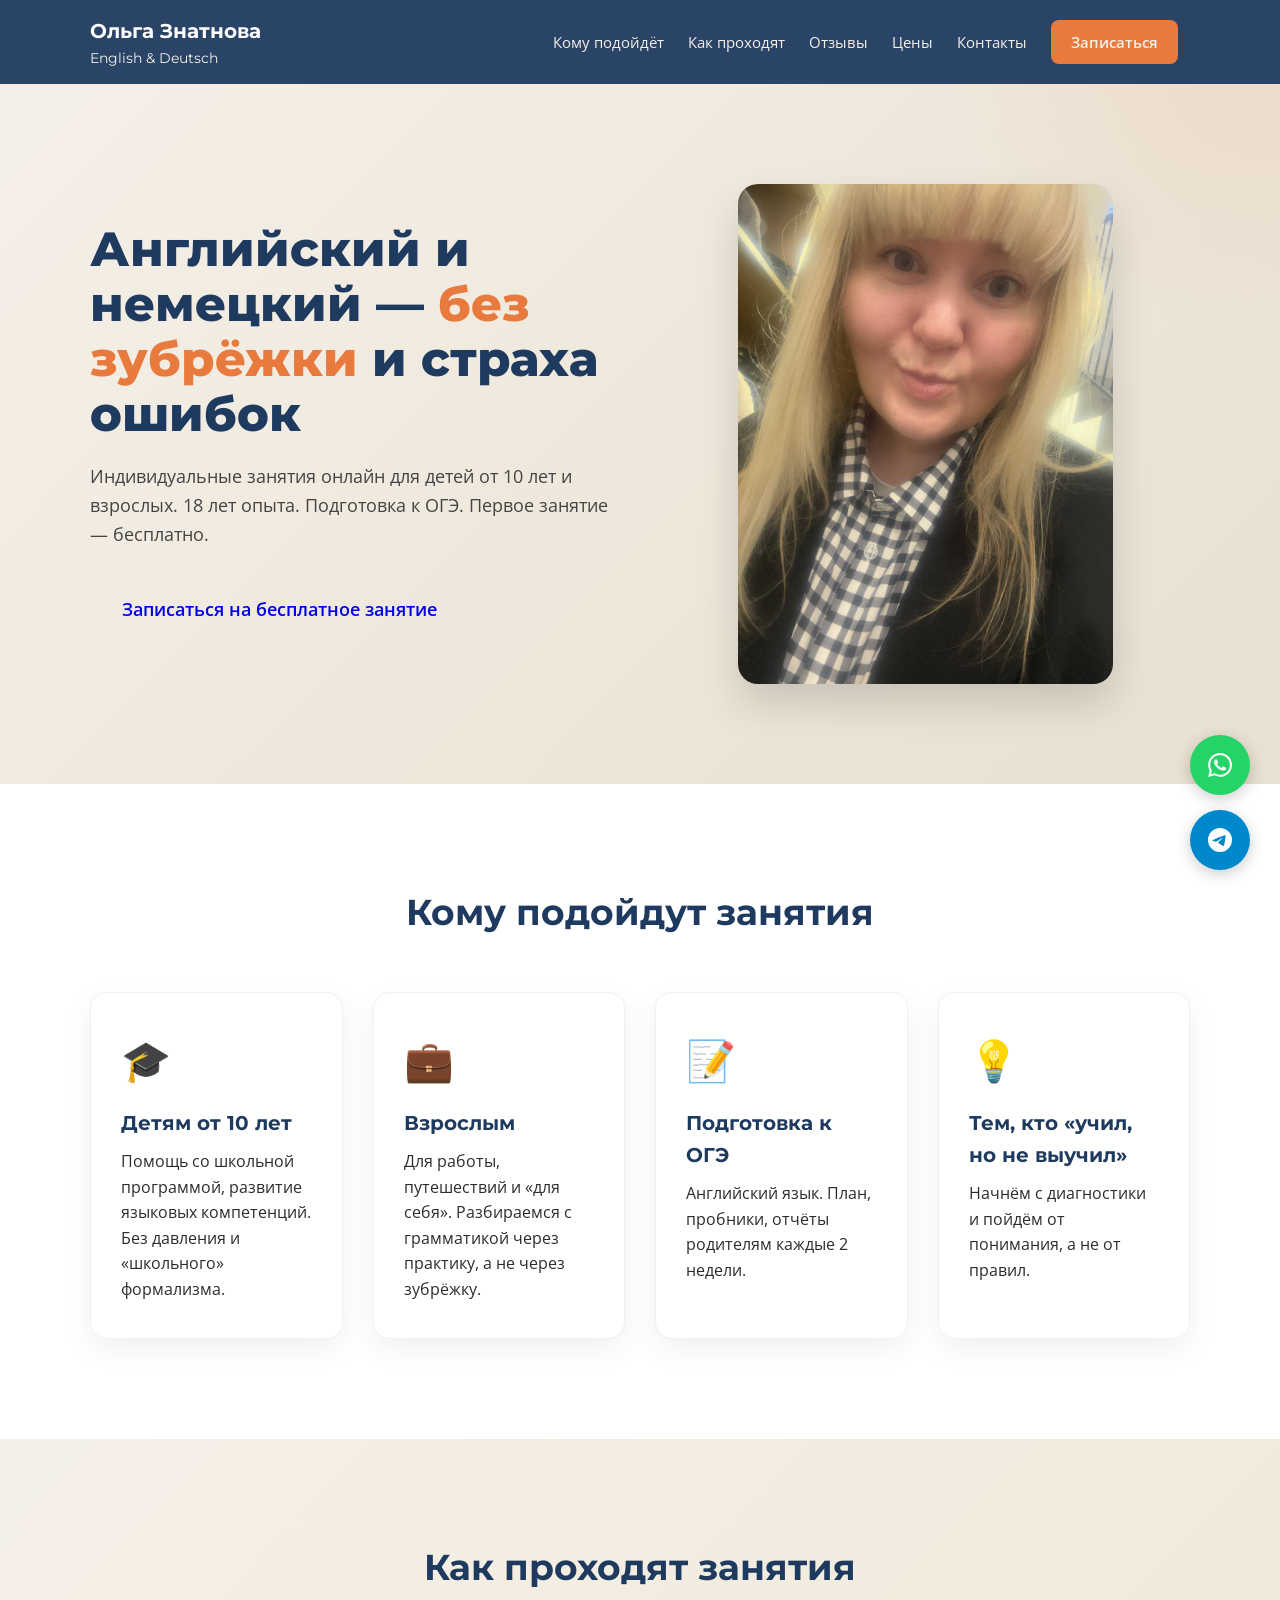
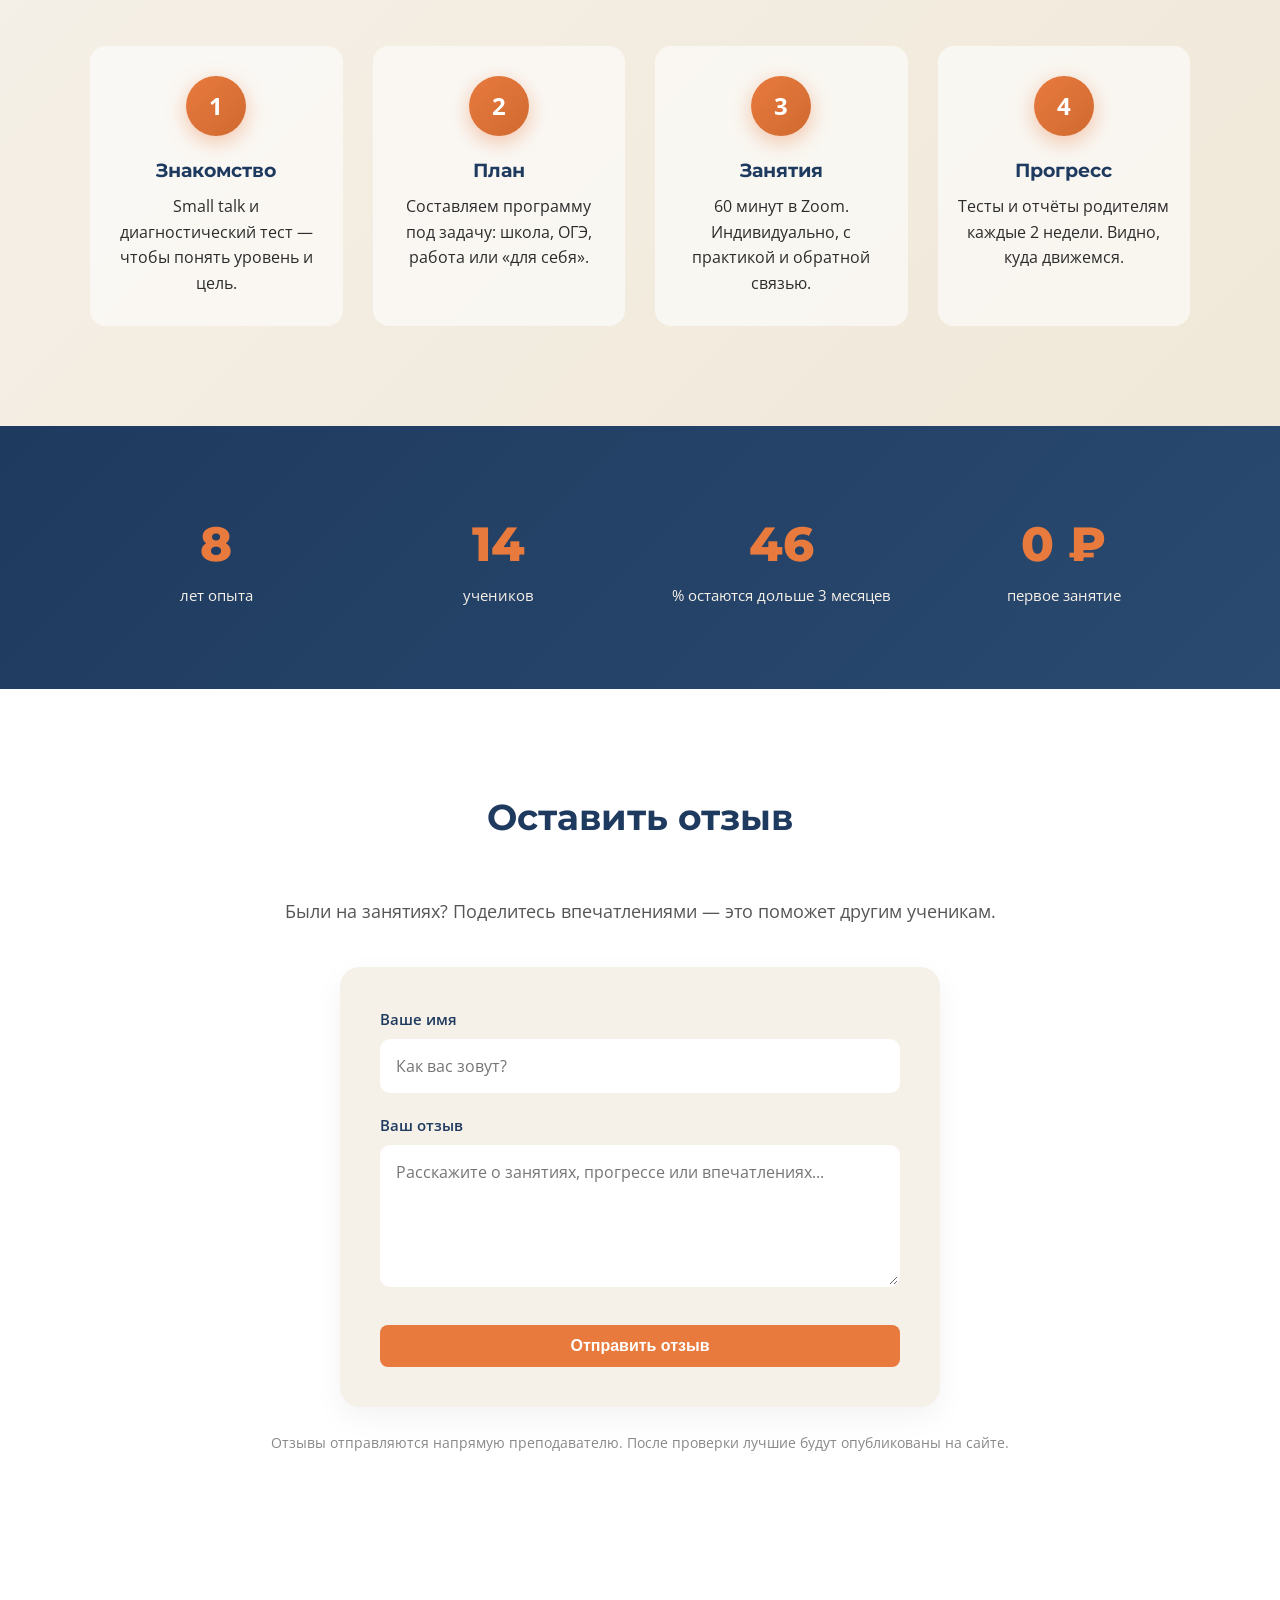
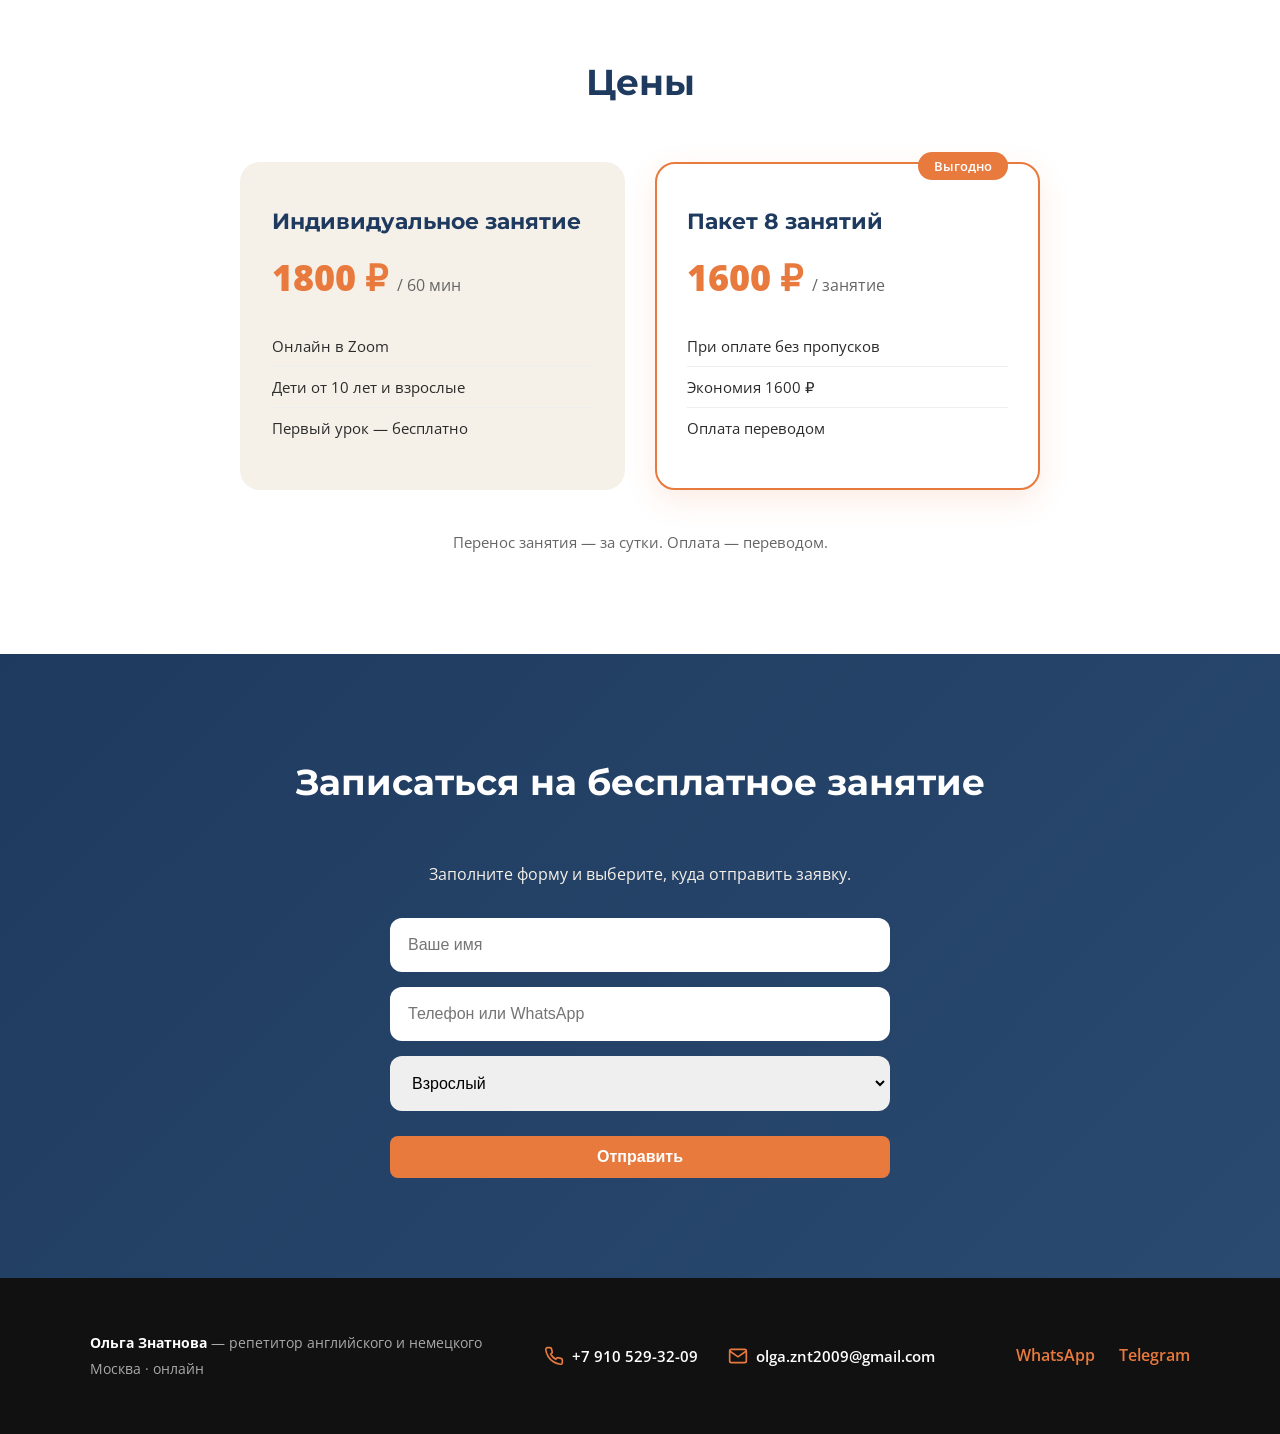
<file: index.html>
<!DOCTYPE html>
<html lang="ru">
<head>
    <meta charset="UTF-8">
    <meta name="viewport" content="width=device-width, initial-scale=1.0">
    <title>Ольга Знатнова — репетитор английского и немецкого | Онлайн</title>
    <meta name="description" content="Индивидуальные занятия английским и немецким онлайн для детей от 10 лет и взрослых. 18 лет опыта. Подготовка к ОГЭ. Первое занятие бесплатно.">
    <link rel="icon" href="img/favicon.ico" type="image/x-icon">
    <link rel="stylesheet" href="css/style.css">
    <link href="https://fonts.googleapis.com/css2?family=Montserrat:wght@400;600;700;800&family=Open+Sans:wght@400;600&display=swap" rel="stylesheet">
</head>
<body>

    <!-- Шапка -->
    <header class="header" id="header">
        <div class="container header__inner">
            <a href="#" class="logo">Ольга Знатнова <span>English & Deutsch</span></a>
            
            <button class="burger" id="burger" aria-label="Открыть меню">
                <span></span>
                <span></span>
                <span></span>
            </button>

            <nav class="nav" id="nav">
                <a href="#audience" class="nav-link">Кому подойдёт</a>
                <a href="#how" class="nav-link">Как проходят</a>
                <a href="#reviews" class="nav-link">Отзывы</a>
                <a href="#prices" class="nav-link">Цены</a>
                <a href="#contacts" class="nav-link">Контакты</a>
                <a href="#form" class="btn btn--primary nav-link btn--header">Записаться</a>
            </nav>
        </div>
    </header>

    <!-- Первый экран -->
    <section class="hero">
        <div class="container hero__inner">
            <div class="hero__text reveal">
                <h1>Английский и немецкий — <span class="accent">без зубрёжки</span> и страха ошибок</h1>
                <p class="hero__subtitle">Индивидуальные занятия онлайн для детей от 10 лет и взрослых. 18 лет опыта. Подготовка к ОГЭ. Первое занятие — бесплатно.</p>
                <a href="#form" class="btn btn--large btn--pulse nav-link">Записаться на бесплатное занятие</a>
            </div>
            <div class="hero__img reveal">
                <img src="img/olga.jpg" alt="Ольга Знатнова — репетитор английского и немецкого" class="hero__photo">
            </div>
        </div>
    </section>

    <!-- Кому подойдёт -->
    <section class="audience" id="audience">
        <div class="container">
            <h2 class="section-title reveal">Кому подойдут занятия</h2>
            <div class="cards">
                <div class="card reveal">
                    <div class="card__icon">🎓</div>
                    <h3>Детям от 10 лет</h3>
                    <p>Помощь со школьной программой, развитие языковых компетенций. Без давления и «школьного» формализма.</p>
                </div>
                <div class="card reveal">
                    <div class="card__icon">💼</div>
                    <h3>Взрослым</h3>
                    <p>Для работы, путешествий и «для себя». Разбираемся с грамматикой через практику, а не через зубрёжку.</p>
                </div>
                <div class="card reveal">
                    <div class="card__icon">📝</div>
                    <h3>Подготовка к ОГЭ</h3>
                    <p>Английский язык. План, пробники, отчёты родителям каждые 2 недели.</p>
                </div>
                <div class="card reveal">
                    <div class="card__icon">💡</div>
                    <h3>Тем, кто «учил, но не выучил»</h3>
                    <p>Начнём с диагностики и пойдём от понимания, а не от правил.</p>
                </div>
            </div>
        </div>
    </section>

    <!-- Как проходят занятия -->
    <section class="how" id="how">
        <div class="container">
            <h2 class="section-title reveal">Как проходят занятия</h2>
            <div class="steps">
                <div class="step reveal">
                    <div class="step__num">1</div>
                    <h3>Знакомство</h3>
                    <p>Small talk и диагностический тест — чтобы понять уровень и цель.</p>
                </div>
                <div class="step reveal">
                    <div class="step__num">2</div>
                    <h3>План</h3>
                    <p>Составляем программу под задачу: школа, ОГЭ, работа или «для себя».</p>
                </div>
                <div class="step reveal">
                    <div class="step__num">3</div>
                    <h3>Занятия</h3>
                    <p>60 минут в Zoom. Индивидуально, с практикой и обратной связью.</p>
                </div>
                <div class="step reveal">
                    <div class="step__num">4</div>
                    <h3>Прогресс</h3>
                    <p>Тесты и отчёты родителям каждые 2 недели. Видно, куда движемся.</p>
                </div>
            </div>
        </div>
    </section>

    <!-- Результаты -->
    <section class="results parallax">
        <div class="container">
            <div class="results__grid">
                <div class="result reveal">
                    <span class="result__num" data-target="18">0</span>
                    <span class="result__label">лет опыта</span>
                </div>
                <div class="result reveal">
                    <span class="result__num" data-target="30">0</span>
                    <span class="result__label">учеников</span>
                </div>
                <div class="result reveal">
                    <span class="result__num" data-target="100">0</span>
                    <span class="result__label">% остаются дольше 3 месяцев</span>
                </div>
                <div class="result reveal">
                    <span class="result__num">0 ₽</span>
                    <span class="result__label">первое занятие</span>
                </div>
            </div>
        </div>
    </section>

    <!-- Отзывы (форма на Formspree) -->
    <section class="reviews" id="reviews">
        <div class="container">
            <h2 class="section-title reveal">Оставить отзыв</h2>
            <p class="reviews__subtitle reveal">Были на занятиях? Поделитесь впечатлениями — это поможет другим ученикам.</p>
            
            <form class="review-form reveal" action="https://formspree.io/f/xbgoyqpq" method="POST">
                <input type="hidden" name="_subject" value="Новый отзыв с сайта">
                <input type="hidden" name="_next" value="thanks.html">
                
                <div class="form-group">
                    <label for="review-name">Ваше имя</label>
                    <input type="text" id="review-name" name="name" placeholder="Как вас зовут?" required>
                </div>

                <div class="form-group">
                    <label for="review-text">Ваш отзыв</label>
                    <textarea id="review-text" name="review" rows="5" placeholder="Расскажите о занятиях, прогрессе или впечатлениях..." required></textarea>
                </div>

                <button type="submit" class="btn btn--primary btn--pulse">Отправить отзыв</button>
            </form>

            <p class="reviews__note reveal">
                Отзывы отправляются напрямую преподавателю. После проверки лучшие будут опубликованы на сайте.
            </p>
        </div>
    </section>

    <!-- Цены -->
    <section class="prices" id="prices">
        <div class="container">
            <h2 class="section-title reveal">Цены</h2>
            <div class="price-cards">
                <div class="price-card reveal">
                    <h3>Индивидуальное занятие</h3>
                    <p class="price">1800 ₽ <span>/ 60 мин</span></p>
                    <ul>
                        <li>Онлайн в Zoom</li>
                        <li>Дети от 10 лет и взрослые</li>
                        <li>Первый урок — бесплатно</li>
                    </ul>
                </div>
                <div class="price-card price-card--accent reveal">
                    <div class="badge">Выгодно</div>
                    <h3>Пакет 8 занятий</h3>
                    <p class="price">1600 ₽ <span>/ занятие</span></p>
                    <ul>
                        <li>При оплате без пропусков</li>
                        <li>Экономия 1600 ₽</li>
                        <li>Оплата переводом</li>
                    </ul>
                </div>
            </div>
            <p class="prices__note reveal">Перенос занятия — за сутки. Оплата — переводом.</p>
        </div>
    </section>

    <!-- Форма записи -->
    <section class="form-section" id="form">
        <div class="container">
            <h2 class="section-title reveal">Записаться на бесплатное занятие</h2>
            <p class="form-subtitle reveal">Заполните форму и выберите, куда отправить заявку.</p>
            
            <form class="form reveal" id="bookingForm">
                <input type="text" name="name" id="booking-name" placeholder="Ваше имя" required>
                <input type="tel" name="phone" id="booking-phone" placeholder="Телефон или WhatsApp" required>
                <select name="interest" id="booking-interest">
                    <option value="Взрослый">Взрослый</option>
                    <option value="Ребёнок">Ребёнок</option>
                    <option value="Подготовка к ОГЭ">Подготовка к ОГЭ</option>
                </select>
                <button type="submit" class="btn btn--primary btn--pulse">Отправить</button>
            </form>
        </div>
    </section>

    <!-- Модальное окно выбора способа отправки -->
    <div class="modal" id="sendModal">
        <div class="modal-content">
            <span class="modal-close" id="modalClose">&times;</span>
            <h3>Куда отправить заявку?</h3>
            <div class="modal-buttons">
                <button class="btn btn--wa" id="modal-wa">Отправить в WhatsApp</button>
                <button class="btn btn--tg" id="modal-tg">Отправить в Telegram</button>
                <button class="btn btn--email" id="modal-email">Отправить на почту</button>
            </div>
        </div>
    </div>

    <!-- Подвал -->
    <footer class="footer" id="contacts">
        <div class="container footer__inner">
            <div class="footer__info">
                <p><strong>Ольга Знатнова</strong> — репетитор английского и немецкого</p>
                <p>Москва · онлайн</p>
            </div>
            <div class="footer__contacts">
                <a href="tel:+79105293209" class="footer-contact-link">
                    <svg viewBox="0 0 24 24" width="20" height="20" fill="none" stroke="currentColor" stroke-width="2"><path d="M22 16.92v3a2 2 0 0 1-2.18 2 19.79 19.79 0 0 1-8.63-3.07 19.5 19.5 0 0 1-6-6 19.79 19.79 0 0 1-3.07-8.67A2 2 0 0 1 4.11 2h3a2 2 0 0 1 2 1.72 12.84 12.84 0 0 0 .7 2.81 2 2 0 0 1-.45 2.11L8.09 9.91a16 16 0 0 0 6 6l1.27-1.27a2 2 0 0 1 2.11-.45 12.84 12.84 0 0 0 2.81.7A2 2 0 0 1 22 16.92z"/></svg>
                    +7 910 529-32-09
                </a>
                <a href="mailto:olga.znt2009@gmail.com" class="footer-contact-link">
                    <svg viewBox="0 0 24 24" width="20" height="20" fill="none" stroke="currentColor" stroke-width="2"><path d="M4 4h16c1.1 0 2 .9 2 2v12c0 1.1-.9 2-2 2H4c-1.1 0-2-.9-2-2V6c0-1.1.9-2 2-2z"/><polyline points="22,6 12,13 2,6"/></svg>
                    olga.znt2009@gmail.com
                </a>
            </div>
            <div class="footer__links">
                <a href="https://wa.me/79105293209" target="_blank">WhatsApp</a>
                <a href="https://t.me/+79105293209" target="_blank">Telegram</a>
            </div>
        </div>
    </footer>

    <!-- Плавающие кнопки связи -->
    <div class="floating-contacts">
        <a href="https://wa.me/79105293209" class="float-btn float-btn--wa" target="_blank" aria-label="WhatsApp">
            <svg viewBox="0 0 24 24" width="24" height="24" fill="currentColor"><path d="M17.472 14.382c-.297-.149-1.758-.867-2.03-.967-.273-.099-.471-.148-.67.15-.197.297-.767.966-.94 1.164-.173.199-.347.223-.644.075-.297-.15-1.255-.463-2.39-1.475-.883-.788-1.48-1.761-1.653-2.059-.173-.297-.018-.458.13-.606.134-.133.298-.347.446-.52.149-.174.198-.298.298-.497.099-.198.05-.371-.025-.52-.075-.149-.669-1.612-.916-2.207-.242-.579-.487-.5-.669-.51-.173-.008-.371-.01-.57-.01-.198 0-.52.074-.792.372-.272.297-1.04 1.016-1.04 2.479 0 1.462 1.065 2.875 1.213 3.074.149.198 2.096 3.2 5.077 4.487.709.306 1.262.489 1.694.625.712.227 1.36.195 1.871.118.571-.085 1.758-.719 2.006-1.413.248-.694.248-1.289.173-1.413-.074-.124-.272-.198-.57-.347m-5.421 7.403h-.004a9.87 9.87 0 01-5.031-1.378l-.361-.214-3.741.982.998-3.648-.235-.374a9.86 9.86 0 01-1.51-5.26c.001-5.45 4.436-9.884 9.888-9.884 2.64 0 5.122 1.03 6.988 2.898a9.825 9.825 0 012.893 6.994c-.003 5.45-4.437 9.884-9.885 9.884m8.413-18.297A11.815 11.815 0 0012.05 0C5.495 0 .16 5.335.157 11.892c0 2.096.547 4.142 1.588 5.945L.057 24l6.305-1.654a11.882 11.882 0 005.683 1.448h.005c6.554 0 11.89-5.335 11.893-11.893a11.821 11.821 0 00-3.48-8.413z"/></svg>
        </a>
        <a href="https://t.me/+79105293209" class="float-btn float-btn--tg" target="_blank" aria-label="Telegram">
            <svg viewBox="0 0 24 24" width="24" height="24" fill="currentColor"><path d="M11.944 0A12 12 0 0 0 0 12a12 12 0 0 0 12 12 12 12 0 0 0 12-12A12 12 0 0 0 12 0a12 12 0 0 0-.056 0zm4.962 7.224c.1-.002.321.023.465.14a.506.506 0 0 1 .171.325c.016.093.036.306.02.472-.18 1.898-.962 6.502-1.36 8.627-.168.9-.499 1.201-.82 1.23-.696.065-1.225-.46-1.9-.902-1.056-.693-1.653-1.124-2.678-1.8-1.185-.78-.417-1.21.258-1.91.177-.184 3.247-2.977 3.307-3.23.007-.032.014-.15-.056-.212s-.174-.041-.249-.024c-.106.024-1.793 1.14-5.061 3.345-.48.33-.913.49-1.302.48-.428-.008-1.252-.241-1.865-.44-.752-.245-1.349-.374-1.297-.789.027-.216.325-.437.893-.663 3.498-1.524 5.83-2.529 6.998-3.014 3.332-1.386 4.025-1.627 4.476-1.635z"/></svg>
        </a>
    </div>

    <script src="js/script.js"></script>
</body>
</html>
</file>
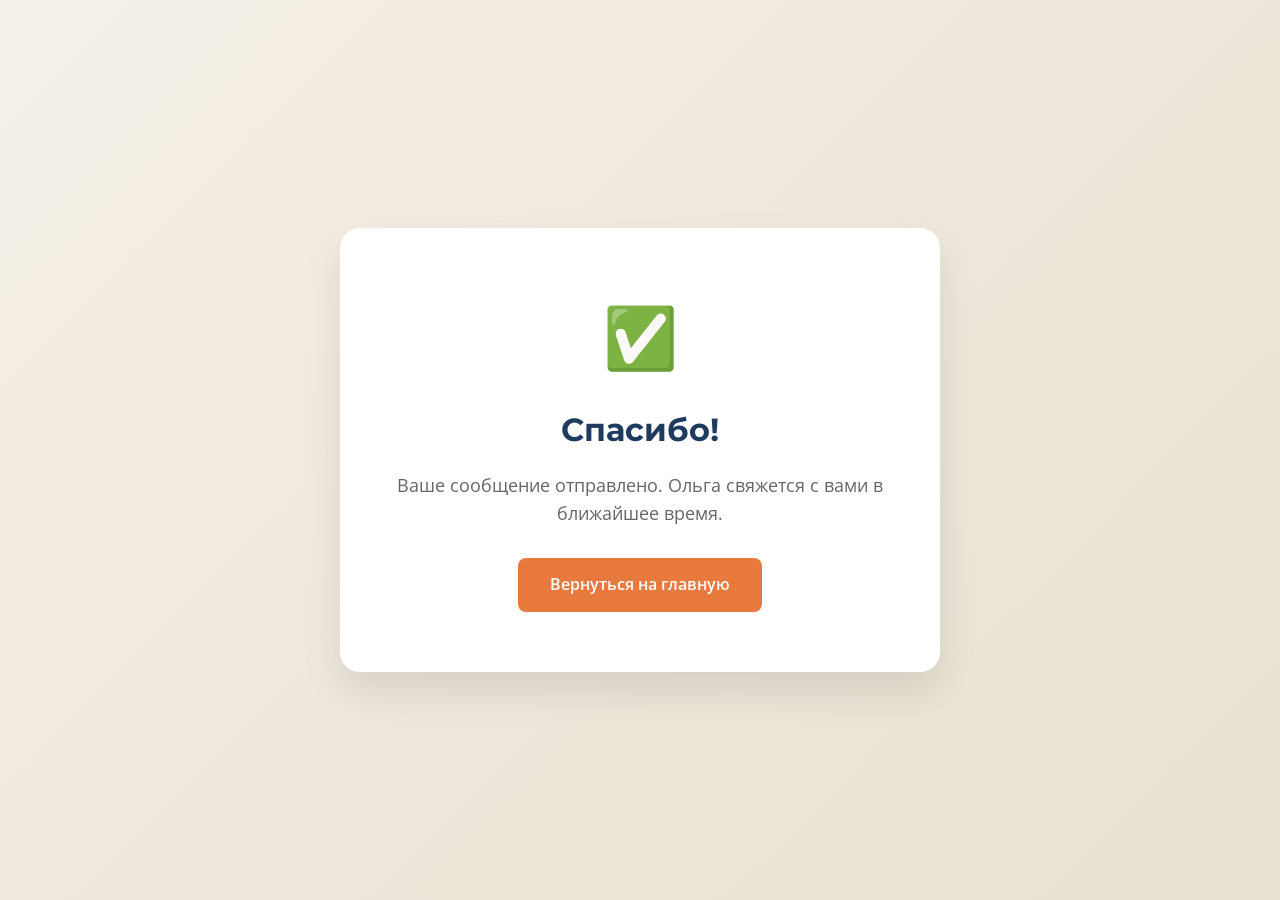
<file: Thanks.html>
<!DOCTYPE html>
<html lang="ru">
<head>
    <meta charset="UTF-8">
    <meta name="viewport" content="width=device-width, initial-scale=1.0">
    <title>Спасибо! | Ольга Знатнова</title>
    <link rel="stylesheet" href="css/style.css">
    <link href="https://fonts.googleapis.com/css2?family=Montserrat:wght@400;600;700;800&family=Open+Sans:wght@400;600&display=swap" rel="stylesheet">
    <style>
        .thanks-page {
            min-height: 100vh;
            display: flex;
            align-items: center;
            justify-content: center;
            background: linear-gradient(135deg, #F5F0E8 0%, #e8e0d0 100%);
            text-align: center;
            padding: 20px;
        }
        .thanks-content {
            max-width: 600px;
            background: #fff;
            padding: 60px 40px;
            border-radius: 20px;
            box-shadow: 0 20px 40px rgba(0,0,0,0.1);
        }
        .thanks-icon {
            font-size: 60px;
            margin-bottom: 20px;
        }
        .thanks-content h1 {
            color: #1F3A5F;
            font-size: 32px;
            margin-bottom: 15px;
        }
        .thanks-content p {
            color: #666;
            margin-bottom: 30px;
            font-size: 18px;
        }
        .thanks-btn {
            display: inline-block;
            padding: 14px 32px;
            background: #E87A3E;
            color: #fff;
            text-decoration: none;
            border-radius: 8px;
            font-weight: 600;
            transition: background 0.3s;
        }
        .thanks-btn:hover {
            background: #d06a30;
        }
    </style>
</head>
<body>
    <div class="thanks-page">
        <div class="thanks-content">
            <div class="thanks-icon">✅</div>
            <h1>Спасибо!</h1>
            <p>Ваше сообщение отправлено. Ольга свяжется с вами в ближайшее время.</p>
            <a href="index.html" class="thanks-btn">Вернуться на главную</a>
        </div>
    </div>
</body>
</html>
</file>
<file: css/style.css>
/* Сброс */
* { margin: 0; padding: 0; box-sizing: border-box; }
html { scroll-behavior: smooth; }

body {
    font-family: 'Open Sans', sans-serif;
    color: #2c2c2c;
    line-height: 1.6;
    background: #fff;
    overflow-x: hidden;
}

h1, h2, h3, .logo {
    font-family: 'Montserrat', sans-serif;
}

.container {
    max-width: 1140px;
    margin: 0 auto;
    padding: 0 20px;
}

.accent { color: #E87A3E; }

/* Кнопки */
.btn {
    display: inline-block;
    padding: 12px 24px;
    border-radius: 8px;
    text-decoration: none;
    font-weight: 600;
    transition: all 0.3s ease;
    border: none;
    cursor: pointer;
    font-size: 16px;
    position: relative;
    overflow: hidden;
    text-align: center;
}
.btn--primary {
    background: #E87A3E;
    color: #fff;
}
.btn--primary:hover {
    background: #d06a30;
    transform: translateY(-2px);
    box-shadow: 0 6px 20px rgba(232, 122, 62, 0.4);
}
.btn--large {
    padding: 16px 32px;
    font-size: 18px;
}

/* Пульсация кнопки */
.btn--pulse {
    animation: pulse-btn 2s infinite;
}
@keyframes pulse-btn {
    0% { box-shadow: 0 0 0 0 rgba(232, 122, 62, 0.7); }
    70% { box-shadow: 0 0 0 15px rgba(232, 122, 62, 0); }
    100% { box-shadow: 0 0 0 0 rgba(232, 122, 62, 0); }
}

/* Шапка */
.header {
    background: rgba(31, 58, 95, 0.95);
    backdrop-filter: blur(10px);
    padding: 15px 0;
    position: sticky;
    top: 0;
    z-index: 100;
    transition: all 0.3s ease;
}
.header.scrolled {
    padding: 10px 0;
    box-shadow: 0 4px 20px rgba(0,0,0,0.1);
}
.header__inner {
    display: flex;
    justify-content: space-between;
    align-items: center;
}
.logo {
    color: #fff;
    font-size: 20px;
    font-weight: 700;
    text-decoration: none;
    z-index: 101;
}
.logo span {
    font-size: 14px;
    font-weight: 400;
    color: #F5F0E8;
    display: block;
}

/* Навигация (десктоп) */
.nav {
    display: flex;
    align-items: center;
}
.nav a {
    color: #F5F0E8;
    text-decoration: none;
    margin: 0 12px;
    font-size: 15px;
    position: relative;
    transition: color 0.3s;
}
.nav a::after {
    content: '';
    position: absolute;
    bottom: -4px;
    left: 0;
    width: 0;
    height: 2px;
    background: #E87A3E;
    transition: width 0.3s;
}
.nav a:hover { color: #E87A3E; }
.nav a:hover::after { width: 100%; }

/* Кнопка в шапке */
.btn--header {
    padding: 10px 20px;
    font-size: 15px;
    white-space: nowrap;
    margin-left: 10px;
}
.btn--header::after { display: none; }

/* Бургер-меню (скрыт на десктопе) */
.burger {
    display: none;
    background: none;
    border: none;
    cursor: pointer;
    padding: 10px;
    z-index: 101;
}
.burger span {
    display: block;
    width: 25px;
    height: 3px;
    background: #F5F0E8;
    margin: 5px 0;
    transition: 0.3s;
    border-radius: 2px;
}
.burger.active span:nth-child(1) {
    transform: rotate(45deg) translate(5px, 5px);
}
.burger.active span:nth-child(2) {
    opacity: 0;
}
.burger.active span:nth-child(3) {
    transform: rotate(-45deg) translate(7px, -6px);
}

/* Первый экран */
.hero {
    background: linear-gradient(135deg, #F5F0E8 0%, #e8e0d0 100%);
    padding: 100px 0;
    position: relative;
    overflow: hidden;
}
.hero::before {
    content: '';
    position: absolute;
    top: -50%;
    right: -20%;
    width: 600px;
    height: 600px;
    background: radial-gradient(circle, rgba(232,122,62,0.1) 0%, transparent 70%);
    border-radius: 50%;
}
.hero__inner {
    display: flex;
    align-items: center;
    gap: 40px;
    position: relative;
    z-index: 1;
}
.hero__text { flex: 1; }
.hero__text h1 {
    font-size: 48px;
    color: #1F3A5F;
    margin-bottom: 20px;
    line-height: 1.15;
    font-weight: 800;
}
.hero__subtitle {
    font-size: 18px;
    margin-bottom: 30px;
    color: #444;
}
.hero__img { flex: 1; display: flex; justify-content: center; align-items: center; }

/* Стили для фото Ольги */
.hero__photo {
    max-width: 100%;
    max-height: 500px;
    width: auto;
    height: auto;
    object-fit: contain;
    border-radius: 20px;
    box-shadow: 0 20px 40px rgba(0,0,0,0.15);
    transition: transform 0.3s ease;
}
.hero__photo:hover {
    transform: scale(1.02);
}

/* Секции */
.section-title {
    font-size: 36px;
    text-align: center;
    margin-bottom: 50px;
    color: #1F3A5F;
    font-weight: 700;
}

/* Кому подойдёт */
.audience { padding: 100px 0; }
.cards {
    display: grid;
    grid-template-columns: repeat(auto-fit, minmax(240px, 1fr));
    gap: 30px;
}
.card {
    background: #fff;
    border-radius: 16px;
    padding: 35px 30px;
    box-shadow: 0 10px 30px rgba(0,0,0,0.06);
    transition: all 0.4s ease;
    border: 1px solid #f0f0f0;
}
.card:hover {
    transform: translateY(-8px);
    box-shadow: 0 20px 40px rgba(0,0,0,0.12);
}
.card__icon {
    font-size: 40px;
    margin-bottom: 15px;
}
.card h3 {
    color: #1F3A5F;
    margin-bottom: 10px;
    font-size: 20px;
}

/* Как проходят */
.how {
    background: linear-gradient(135deg, #F5F0E8 0%, #f0e8d8 100%);
    padding: 100px 0;
}
.steps {
    display: grid;
    grid-template-columns: repeat(auto-fit, minmax(220px, 1fr));
    gap: 30px;
}
.step {
    text-align: center;
    padding: 30px 20px;
    background: rgba(255,255,255,0.6);
    border-radius: 16px;
    transition: all 0.3s;
}
.step:hover {
    background: #fff;
    transform: translateY(-5px);
}
.step__num {
    width: 60px;
    height: 60px;
    background: linear-gradient(135deg, #E87A3E 0%, #d06a30 100%);
    color: #fff;
    border-radius: 50%;
    display: flex;
    align-items: center;
    justify-content: center;
    font-size: 24px;
    font-weight: 700;
    margin: 0 auto 20px;
    box-shadow: 0 6px 20px rgba(232, 122, 62, 0.4);
}
.step h3 {
    color: #1F3A5F;
    margin-bottom: 8px;
}

/* Результаты */
.results {
    padding: 80px 0;
    background: linear-gradient(135deg, #1F3A5F 0%, #2a4a70 100%);
    color: #fff;
    position: relative;
    overflow: hidden;
}
.results__grid {
    display: grid;
    grid-template-columns: repeat(auto-fit, minmax(160px, 1fr));
    gap: 30px;
    text-align: center;
    position: relative;
    z-index: 1;
}
.result__num {
    display: block;
    font-size: 48px;
    font-weight: 800;
    color: #E87A3E;
    font-family: 'Montserrat', sans-serif;
}
.result__label {
    font-size: 15px;
    color: #F5F0E8;
}

/* Отзывы (форма) */
.reviews {
    padding: 100px 0;
    background: #fff;
    text-align: center;
}
.reviews__subtitle {
    color: #555;
    font-size: 18px;
    line-height: 1.7;
    max-width: 800px;
    margin: 0 auto 40px;
}
.review-form {
    max-width: 600px;
    margin: 0 auto;
    background: #F5F0E8;
    padding: 40px;
    border-radius: 20px;
    box-shadow: 0 10px 30px rgba(0,0,0,0.05);
    text-align: left;
}
.form-group {
    margin-bottom: 20px;
}
.form-group label {
    display: block;
    margin-bottom: 8px;
    font-weight: 600;
    color: #1F3A5F;
    font-size: 15px;
}
.review-form input,
.review-form textarea {
    width: 100%;
    padding: 14px;
    border-radius: 10px;
    border: 2px solid transparent;
    font-size: 16px;
    font-family: 'Open Sans', sans-serif;
    transition: border-color 0.3s;
    resize: vertical;
}
.review-form input:focus,
.review-form textarea:focus {
    outline: none;
    border-color: #E87A3E;
}
.review-form button {
    width: 100%;
    margin-top: 10px;
}
.reviews__note {
    text-align: center;
    color: #888;
    font-size: 14px;
    margin-top: 25px;
}

/* Цены */
.prices { padding: 100px 0; }
.price-cards {
    display: grid;
    grid-template-columns: repeat(auto-fit, minmax(280px, 1fr));
    gap: 30px;
    max-width: 800px;
    margin: 0 auto;
}
.price-card {
    background: #F5F0E8;
    border-radius: 20px;
    padding: 40px 30px;
    border: 2px solid transparent;
    transition: all 0.4s ease;
    position: relative;
}
.price-card:hover {
    transform: translateY(-5px);
    box-shadow: 0 20px 40px rgba(0,0,0,0.1);
}
.price-card--accent {
    border-color: #E87A3E;
    background: #fff;
    box-shadow: 0 10px 30px rgba(232, 122, 62, 0.15);
}
.badge {
    position: absolute;
    top: -12px;
    right: 30px;
    background: #E87A3E;
    color: #fff;
    padding: 4px 16px;
    border-radius: 20px;
    font-size: 13px;
    font-weight: 600;
}
.price-card h3 {
    color: #1F3A5F;
    margin-bottom: 10px;
    font-size: 22px;
}
.price {
    font-size: 36px;
    font-weight: 800;
    color: #E87A3E;
    margin-bottom: 20px;
}
.price span {
    font-size: 16px;
    color: #666;
    font-weight: 400;
}
.price-card ul { list-style: none; }
.price-card li {
    padding: 8px 0;
    border-bottom: 1px solid #eee;
    font-size: 15px;
}
.price-card li:last-child { border-bottom: none; }
.prices__note {
    text-align: center;
    margin-top: 40px;
    color: #666;
    font-size: 15px;
}

/* Форма записи */
.form-section {
    background: linear-gradient(135deg, #1F3A5F 0%, #2a4a70 100%);
    padding: 100px 0;
    color: #fff;
}
.form-section .section-title { color: #fff; }
.form-subtitle {
    text-align: center;
    margin-bottom: 30px;
    color: #F5F0E8;
}
.form {
    max-width: 500px;
    margin: 0 auto;
    display: flex;
    flex-direction: column;
    gap: 15px;
}
.form input,
.form select {
    padding: 16px;
    border-radius: 12px;
    border: 2px solid transparent;
    font-size: 16px;
    transition: border-color 0.3s;
}
.form input:focus,
.form select:focus {
    outline: none;
    border-color: #E87A3E;
}
.form button { margin-top: 10px; }

/* Подвал */
.footer {
    background: #111;
    color: #aaa;
    padding: 50px 0;
}
.footer__inner {
    display: flex;
    justify-content: space-between;
    align-items: center;
    flex-wrap: wrap;
    gap: 20px;
}
.footer__info p { margin: 4px 0; font-size: 14px; }
.footer__info strong { color: #fff; }
.footer__contacts {
    display: flex;
    gap: 30px;
    flex-wrap: wrap;
    justify-content: center;
}
.footer-contact-link {
    display: inline-flex;
    align-items: center;
    gap: 8px;
    color: #fff;
    text-decoration: none;
    font-weight: 600;
    font-size: 15px;
    transition: color 0.3s;
}
.footer-contact-link:hover {
    color: #E87A3E;
}
.footer-contact-link svg {
    stroke: #E87A3E;
}
.footer__links a {
    color: #E87A3E;
    text-decoration: none;
    margin-left: 20px;
    font-weight: 600;
    transition: color 0.3s;
}
.footer__links a:hover { color: #fff; }

/* Плавающие кнопки связи */
.floating-contacts {
    position: fixed;
    bottom: 30px;
    right: 30px;
    display: flex;
    flex-direction: column;
    gap: 15px;
    z-index: 999;
}
.float-btn {
    width: 60px;
    height: 60px;
    border-radius: 50%;
    display: flex;
    align-items: center;
    justify-content: center;
    color: #fff;
    text-decoration: none;
    box-shadow: 0 4px 15px rgba(0,0,0,0.2);
    transition: all 0.3s ease;
    animation: pulse-glow 2s infinite;
}
.float-btn--wa { background-color: #25D366; }
.float-btn--tg { background-color: #0088cc; }
.float-btn:hover {
    transform: scale(1.15) rotate(5deg);
    box-shadow: 0 6px 25px rgba(0,0,0,0.3);
}
@keyframes pulse-glow {
    0% { box-shadow: 0 0 0 0 rgba(232, 122, 62, 0.4); }
    70% { box-shadow: 0 0 0 15px rgba(232, 122, 62, 0); }
    100% { box-shadow: 0 0 0 0 rgba(232, 122, 62, 0); }
}
.float-btn--wa { animation-delay: 0s; }
.float-btn--tg { animation-delay: 0.5s; }

/* Анимация появления (Reveal) */
.reveal {
    opacity: 0;
    transform: translateY(40px);
    transition: opacity 0.8s ease, transform 0.8s ease;
}
.reveal.active {
    opacity: 1;
    transform: translateY(0);
}

/* Модальное окно */
.modal {
    display: none;
    position: fixed;
    z-index: 1000;
    left: 0;
    top: 0;
    width: 100%;
    height: 100%;
    background-color: rgba(0,0,0,0.6);
    align-items: center;
    justify-content: center;
}
.modal.active {
    display: flex;
}
.modal-content {
    background: #fff;
    padding: 40px;
    border-radius: 20px;
    text-align: center;
    max-width: 400px;
    width: 90%;
    position: relative;
    box-shadow: 0 20px 40px rgba(0,0,0,0.2);
}
.modal-close {
    position: absolute;
    top: 10px;
    right: 20px;
    font-size: 30px;
    cursor: pointer;
    color: #888;
    transition: color 0.3s;
}
.modal-close:hover {
    color: #E87A3E;
}
.modal-content h3 {
    margin-bottom: 25px;
    color: #1F3A5F;
    font-size: 22px;
}
.modal-buttons {
    display: flex;
    flex-direction: column;
    gap: 12px;
}
.modal-buttons .btn {
    width: 100%;
    padding: 14px;
    font-size: 16px;
}

/* Кнопки для мессенджеров */
.btn--wa {
    background: #25D366;
    color: #fff;
}
.btn--wa:hover {
    background: #1da851;
}
.btn--tg {
    background: #0088cc;
    color: #fff;
}
.btn--tg:hover {
    background: #006699;
}
.btn--email {
    background: #E87A3E;
    color: #fff;
}
.btn--email:hover {
    background: #d06a30;
}

/* ========================================= */
/* АДАПТИВ ДЛЯ ТЕЛЕФОНОВ */
/* ========================================= */
@media (max-width: 768px) {
    .container {
        padding: 0 15px;
    }
    .section-title {
        font-size: 28px;
        margin-bottom: 30px;
    }

    /* Шапка и бургер */
    .header__inner {
        justify-content: space-between;
        flex-wrap: nowrap;
    }
    .logo {
        font-size: 16px;
        z-index: 101;
    }
    .logo span {
        font-size: 12px;
    }
    .burger {
        display: block;
        z-index: 101;
    }
    
    /* Меню */
    .nav {
        position: fixed;
        top: 0;
        right: -100%;
        width: 70%;
        max-width: 300px;
        height: 100vh;
        background: #1F3A5F;
        flex-direction: column;
        justify-content: center;
        align-items: center;
        gap: 25px;
        transition: right 0.4s ease;
        z-index: 100;
        box-shadow: -5px 0 20px rgba(0,0,0,0.2);
        display: flex;
    }
    .nav.active {
        right: 0;
    }
    .nav a {
        font-size: 18px;
        margin: 0;
    }
    .btn--header {
        padding: 12px 24px;
        font-size: 16px;
        margin-left: 0;
    }

    /* Первый экран */
    .hero {
        padding: 50px 0;
    }
    .hero__inner {
        flex-direction: column;
        text-align: center;
        gap: 30px;
    }
    .hero__text h1 {
        font-size: 28px;
        line-height: 1.2;
    }
    .hero__subtitle {
        font-size: 16px;
    }
    .hero__photo {
        max-height: 350px;
        width: auto;
    }

    /* Карточки, шаги, цены */
    .cards, .steps, .results__grid, .price-cards {
        grid-template-columns: 1fr;
        gap: 20px;
    }
    .card, .step, .price-card {
        padding: 25px 20px;
    }
    .step__num {
        width: 50px;
        height: 50px;
        font-size: 20px;
    }

    /* Формы */
    .review-form {
        padding: 25px 20px;
    }
    .review-form input,
    .review-form textarea {
        font-size: 16px;
    }

    /* Подвал */
    .footer__inner {
        flex-direction: column;
        text-align: center;
        gap: 15px;
    }
    .footer__contacts {
        flex-direction: column;
        gap: 15px;
    }
    .footer__links a {
        margin: 0 10px;
    }

    /* Плавающие кнопки */
    .floating-contacts {
        bottom: 15px;
        right: 15px;
        gap: 10px;
    }
    .float-btn {
        width: 50px;
        height: 50px;
    }
    .float-btn svg {
        width: 20px;
        height: 20px;
    }
}
</file>
